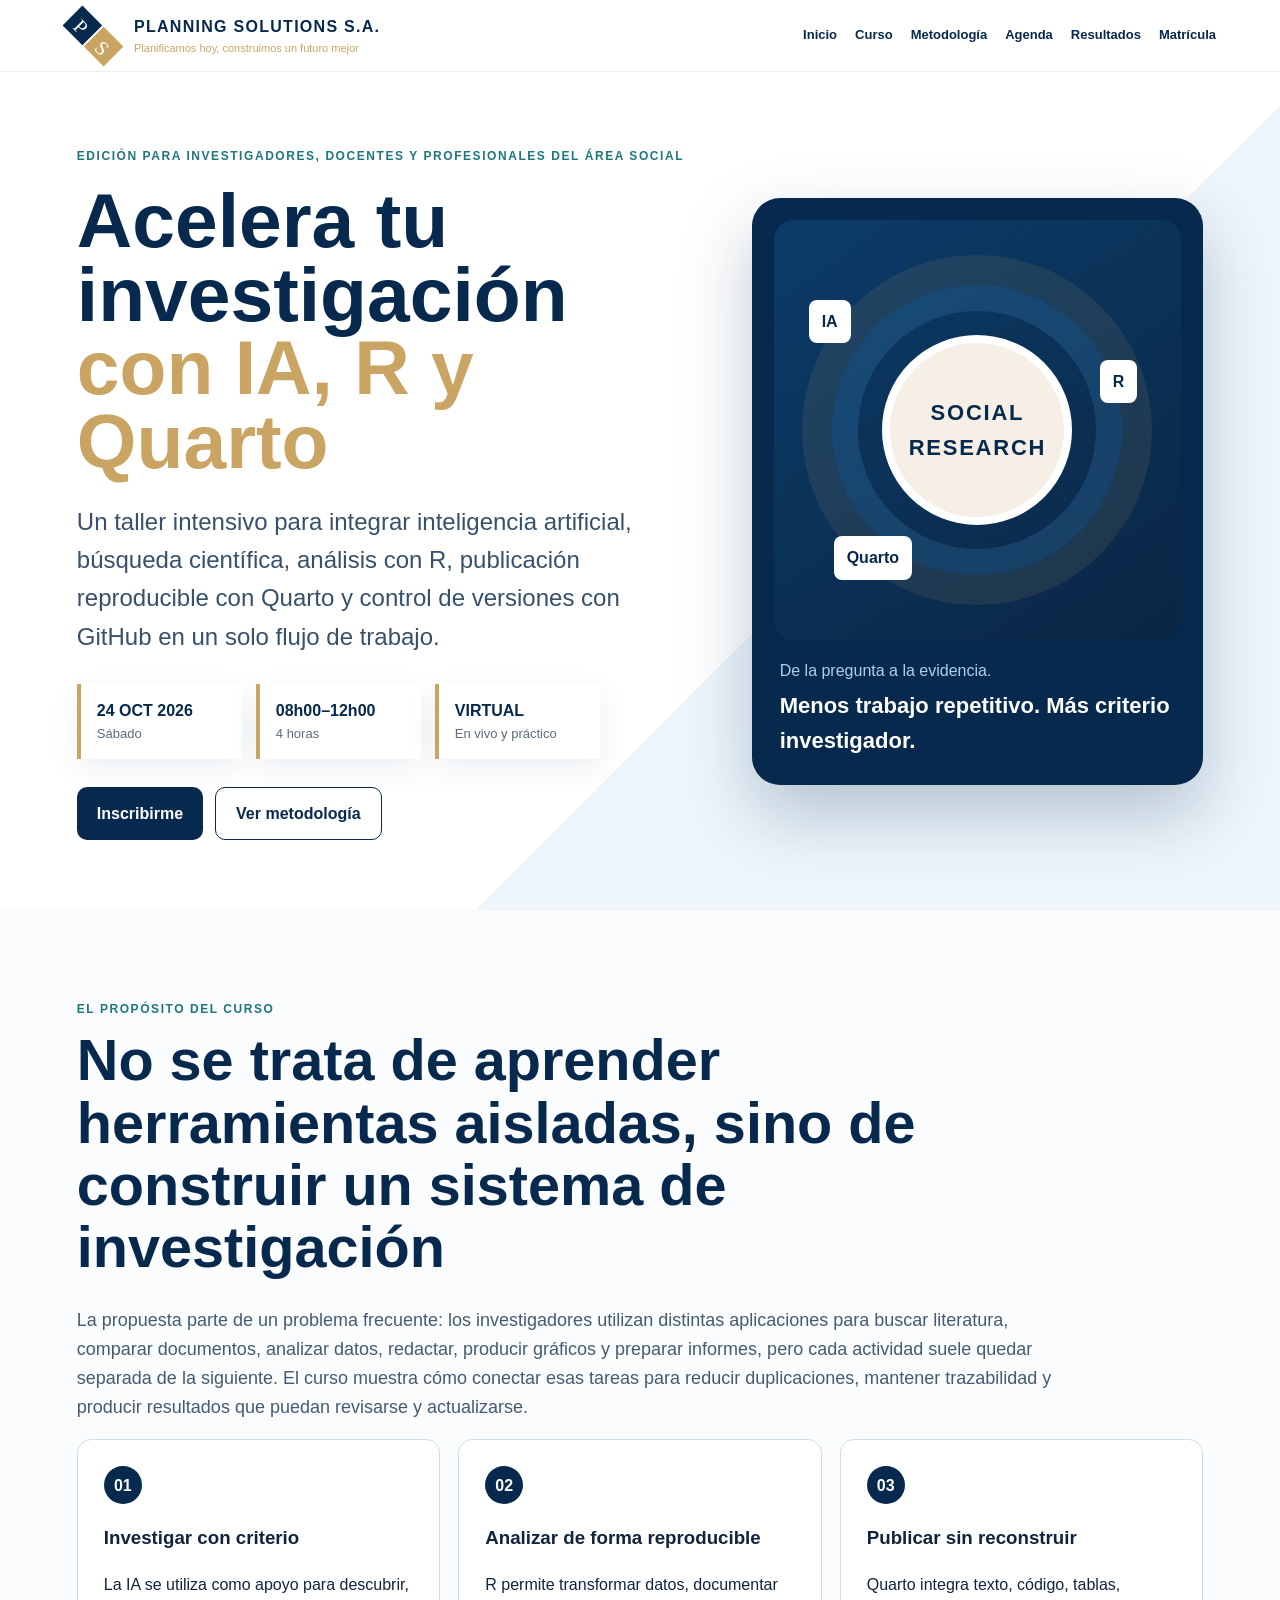
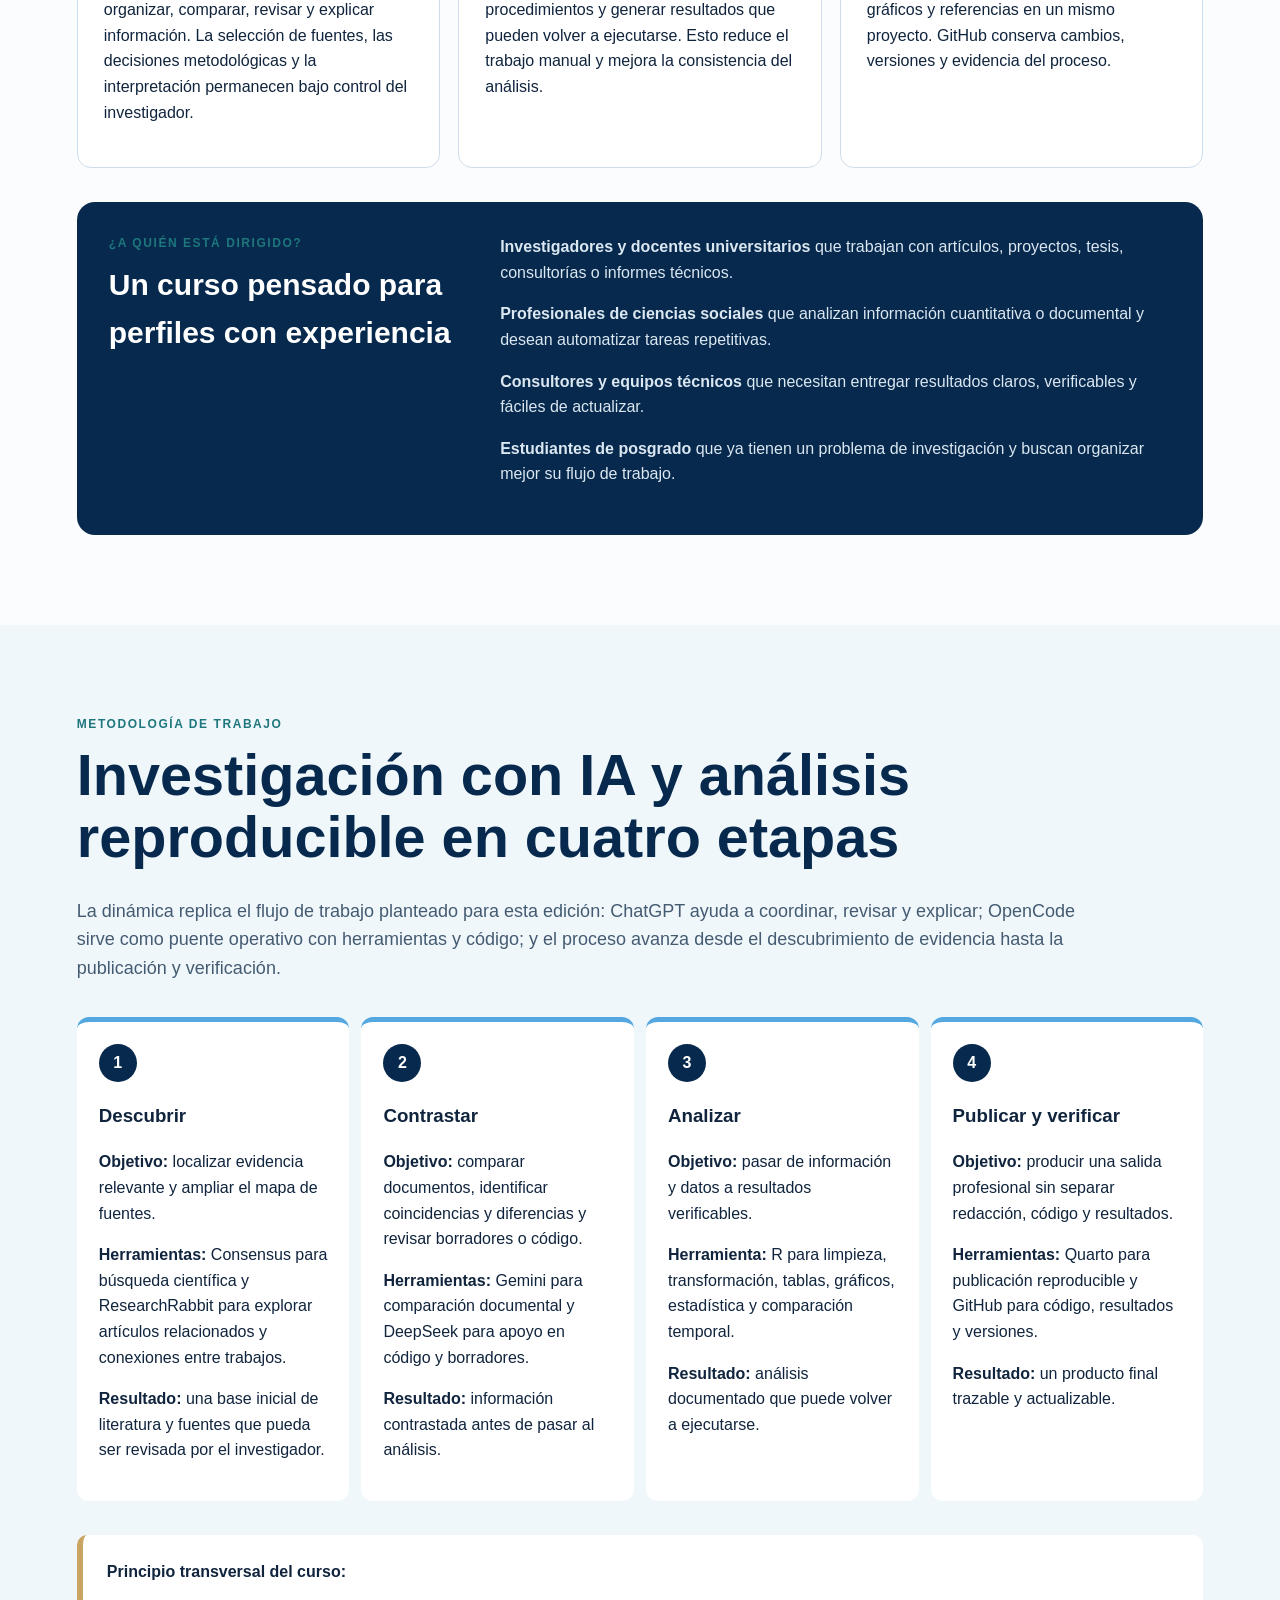
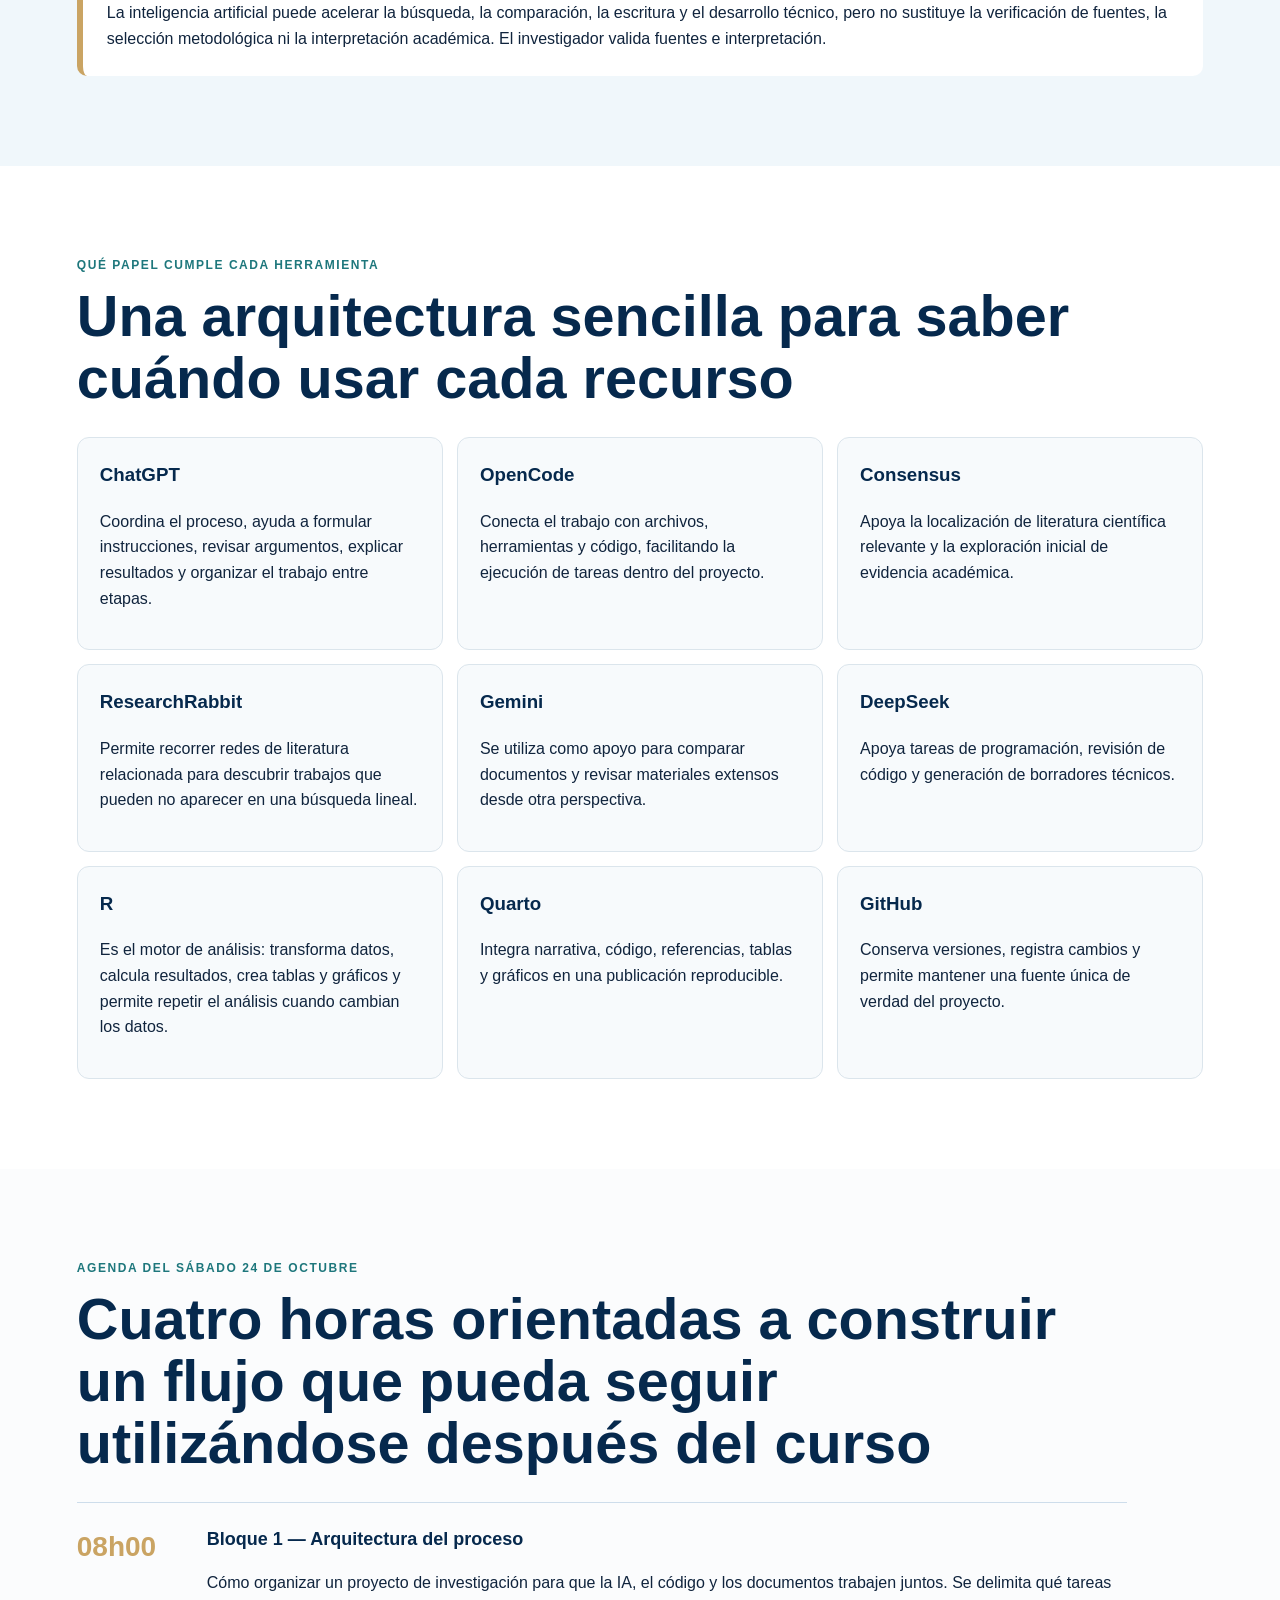
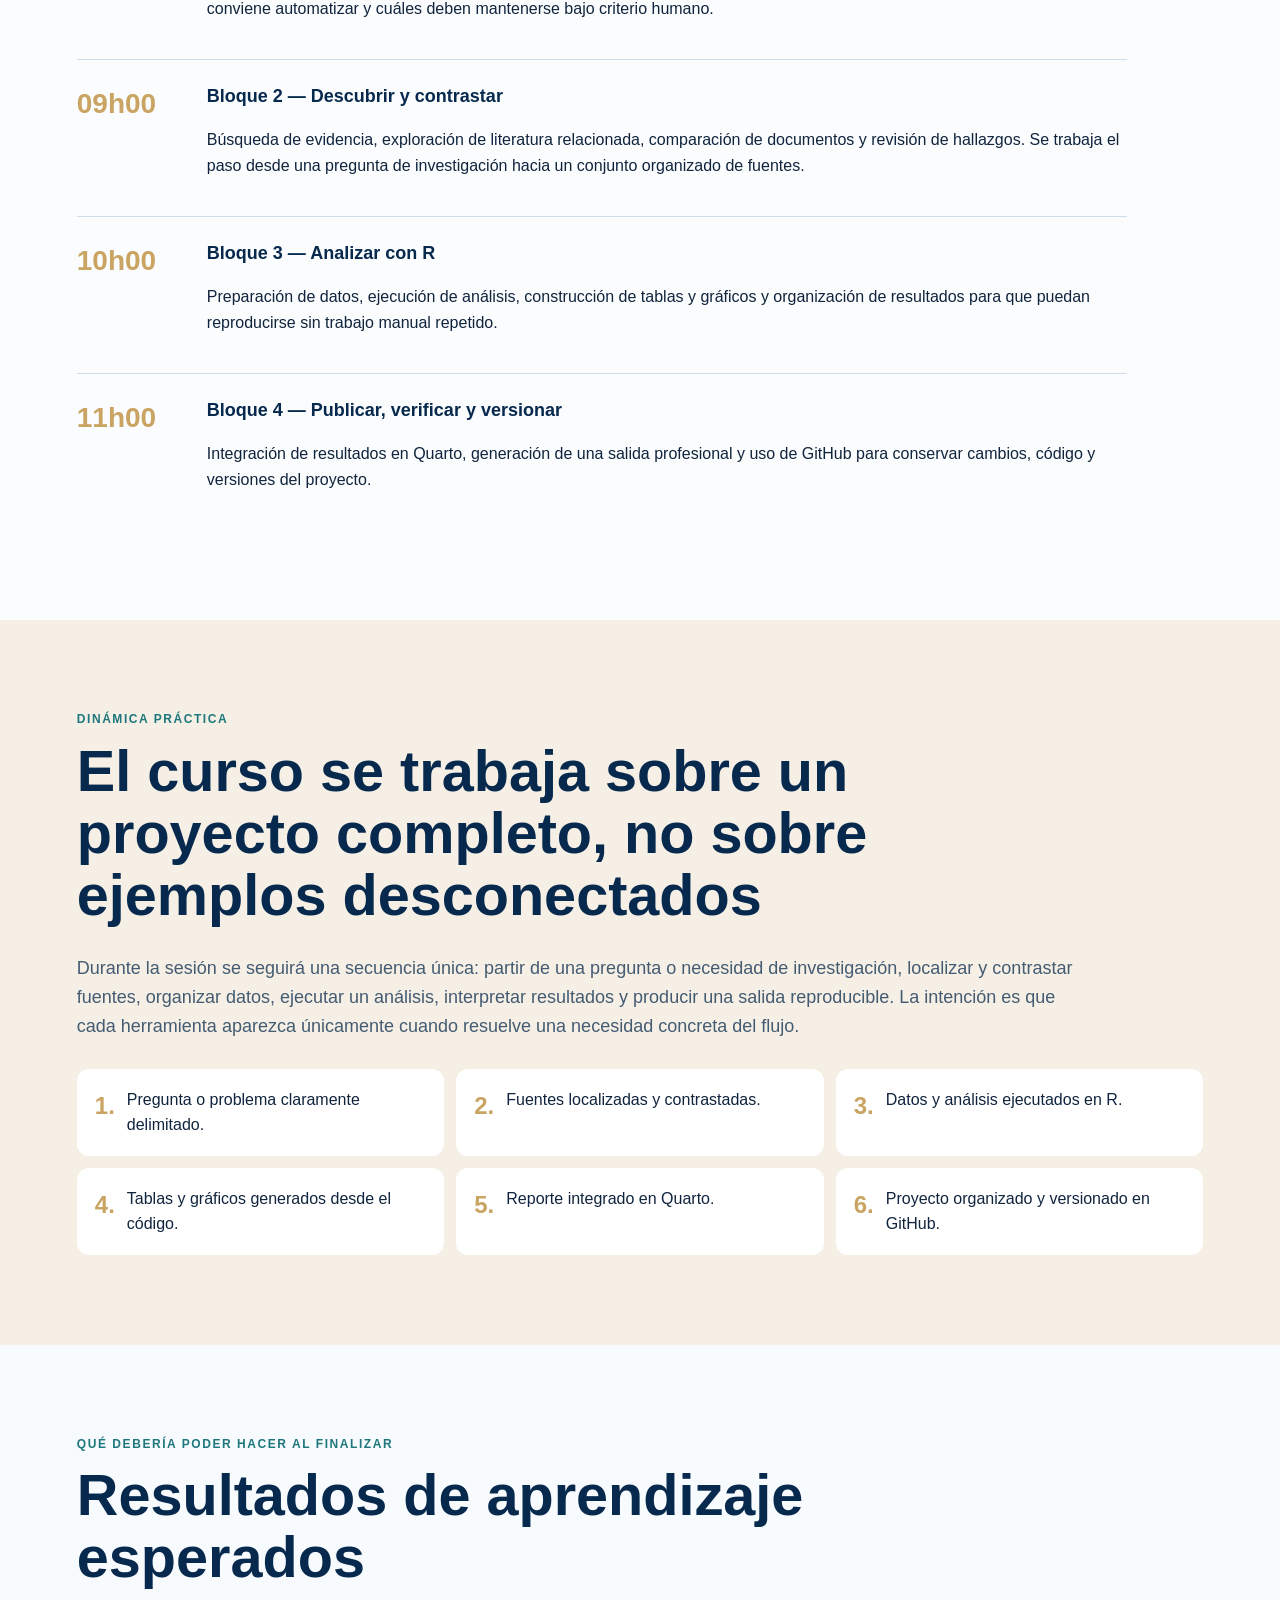
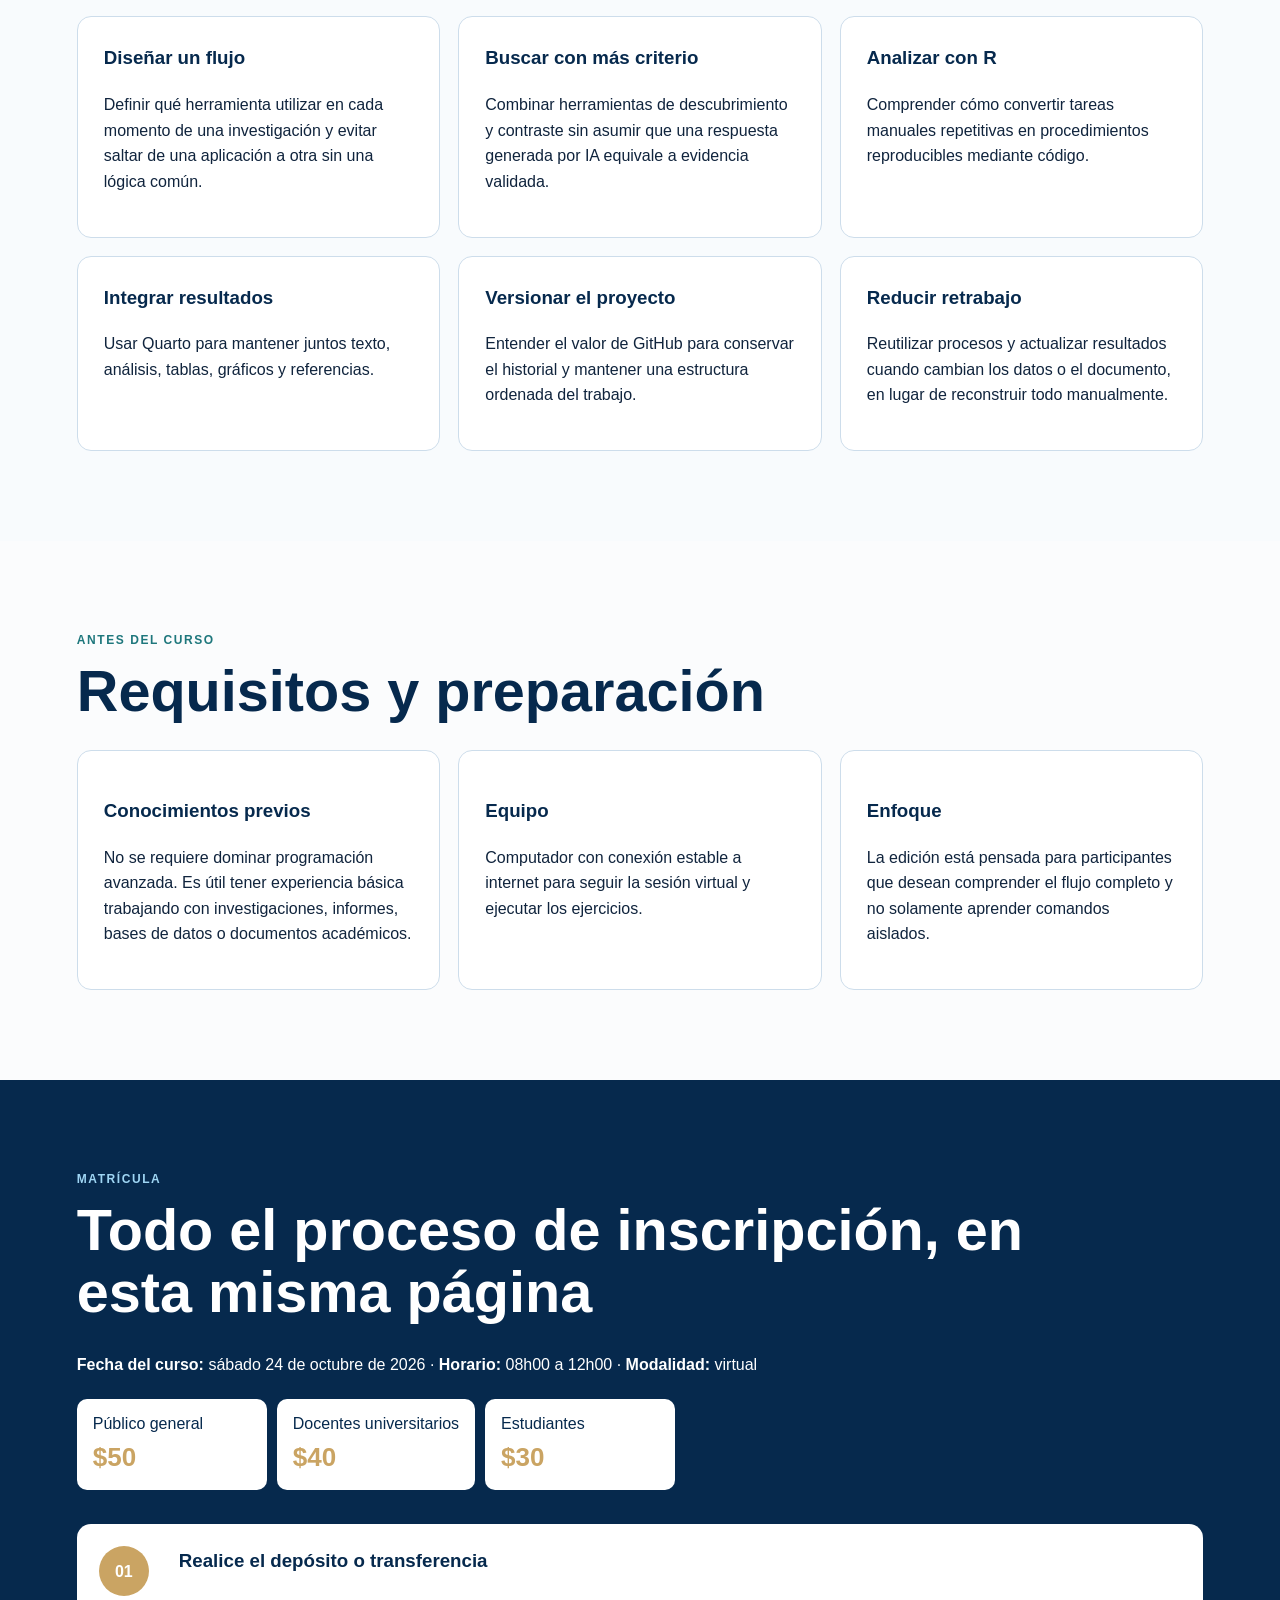
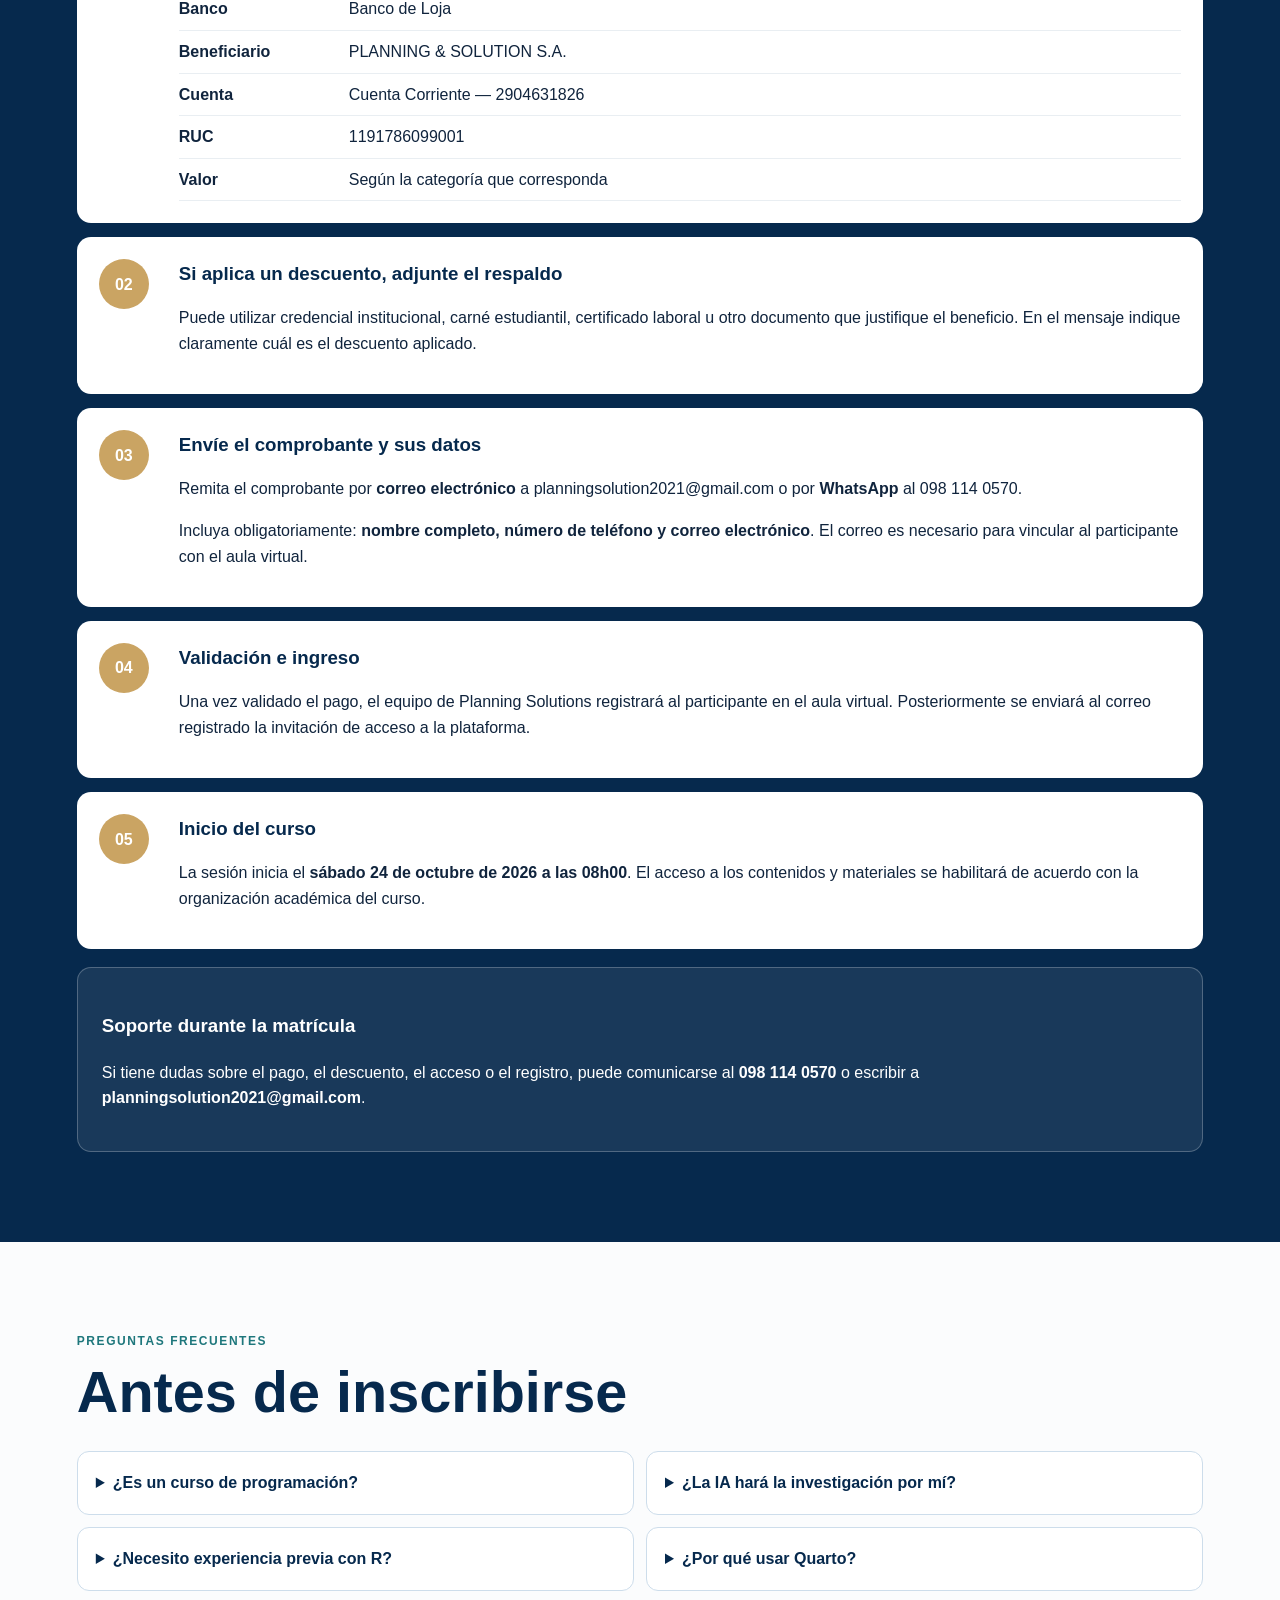
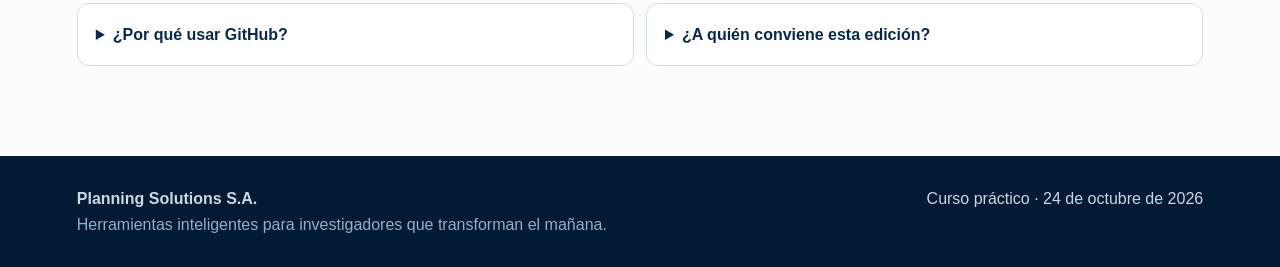
<file: index.html>
<!doctype html>
<html lang="es">
<head>
  <meta charset="utf-8" />
  <meta name="viewport" content="width=device-width, initial-scale=1" />
  <meta name="description" content="Curso práctico Acelera tu investigación con IA, R y Quarto. Edición para investigadores y profesionales del área social. 24 de octubre de 2026." />
  <title>Acelera tu investigación con IA, R y Quarto | Planning Solutions</title>
  <link rel="stylesheet" href="styles.css" />
</head>
<body>
<header class="topbar">
  <div class="brand">
    <div class="brand-mark" aria-hidden="true"><span>P</span><span>S</span></div>
    <div><strong>PLANNING SOLUTIONS S.A.</strong><small>Planificamos hoy, construimos un futuro mejor</small></div>
  </div>
  <button class="nav-toggle" id="navToggle" aria-label="Abrir navegación">☰</button>
  <nav id="nav">
    <a href="#inicio">Inicio</a>
    <a href="#curso">Curso</a>
    <a href="#ruta">Metodología</a>
    <a href="#agenda">Agenda</a>
    <a href="#resultados">Resultados</a>
    <a href="#matricula">Matrícula</a>
  </nav>
</header>

<main>
<section class="hero" id="inicio">
  <div class="hero-copy">
    <span class="eyebrow">EDICIÓN PARA INVESTIGADORES, DOCENTES Y PROFESIONALES DEL ÁREA SOCIAL</span>
    <h1>Acelera tu investigación<br><span>con IA, R y Quarto</span></h1>
    <p class="lead">Un taller intensivo para integrar inteligencia artificial, búsqueda científica, análisis con R, publicación reproducible con Quarto y control de versiones con GitHub en un solo flujo de trabajo.</p>
    <div class="hero-meta">
      <div><b>24 OCT 2026</b><span>Sábado</span></div>
      <div><b>08h00–12h00</b><span>4 horas</span></div>
      <div><b>VIRTUAL</b><span>En vivo y práctico</span></div>
    </div>
    <div class="actions">
      <a class="btn primary" href="#matricula">Inscribirme</a>
      <a class="btn secondary" href="#ruta">Ver metodología</a>
    </div>
  </div>
  <div class="hero-card">
    <div class="researcher-art" aria-label="Investigación social con inteligencia artificial">
      <div class="rings"></div>
      <div class="avatar">SOCIAL<br>RESEARCH</div>
      <div class="tag t1">IA</div><div class="tag t2">R</div><div class="tag t3">Quarto</div>
    </div>
    <div class="hero-card-copy">
      <p>De la pregunta a la evidencia.</p>
      <strong>Menos trabajo repetitivo. Más criterio investigador.</strong>
    </div>
  </div>
</section>

<section class="section" id="curso">
  <div class="section-kicker">EL PROPÓSITO DEL CURSO</div>
  <h2>No se trata de aprender herramientas aisladas, sino de construir un sistema de investigación</h2>
  <p class="section-lead">La propuesta parte de un problema frecuente: los investigadores utilizan distintas aplicaciones para buscar literatura, comparar documentos, analizar datos, redactar, producir gráficos y preparar informes, pero cada actividad suele quedar separada de la siguiente. El curso muestra cómo conectar esas tareas para reducir duplicaciones, mantener trazabilidad y producir resultados que puedan revisarse y actualizarse.</p>

  <div class="grid-3">
    <article><span>01</span><h3>Investigar con criterio</h3><p>La IA se utiliza como apoyo para descubrir, organizar, comparar, revisar y explicar información. La selección de fuentes, las decisiones metodológicas y la interpretación permanecen bajo control del investigador.</p></article>
    <article><span>02</span><h3>Analizar de forma reproducible</h3><p>R permite transformar datos, documentar procedimientos y generar resultados que pueden volver a ejecutarse. Esto reduce el trabajo manual y mejora la consistencia del análisis.</p></article>
    <article><span>03</span><h3>Publicar sin reconstruir</h3><p>Quarto integra texto, código, tablas, gráficos y referencias en un mismo proyecto. GitHub conserva cambios, versiones y evidencia del proceso.</p></article>
  </div>

  <div class="audience-panel">
    <div>
      <div class="section-kicker">¿A QUIÉN ESTÁ DIRIGIDO?</div>
      <h3>Un curso pensado para perfiles con experiencia</h3>
    </div>
    <div class="audience-list">
      <p><b>Investigadores y docentes universitarios</b> que trabajan con artículos, proyectos, tesis, consultorías o informes técnicos.</p>
      <p><b>Profesionales de ciencias sociales</b> que analizan información cuantitativa o documental y desean automatizar tareas repetitivas.</p>
      <p><b>Consultores y equipos técnicos</b> que necesitan entregar resultados claros, verificables y fáciles de actualizar.</p>
      <p><b>Estudiantes de posgrado</b> que ya tienen un problema de investigación y buscan organizar mejor su flujo de trabajo.</p>
    </div>
  </div>
</section>

<section class="section workflow" id="ruta">
  <div class="section-kicker">METODOLOGÍA DE TRABAJO</div>
  <h2>Investigación con IA y análisis reproducible en cuatro etapas</h2>
  <p class="section-lead">La dinámica replica el flujo de trabajo planteado para esta edición: ChatGPT ayuda a coordinar, revisar y explicar; OpenCode sirve como puente operativo con herramientas y código; y el proceso avanza desde el descubrimiento de evidencia hasta la publicación y verificación.</p>

  <div class="workflow-grid">
    <article class="step">
      <div class="num">1</div><h3>Descubrir</h3>
      <p><b>Objetivo:</b> localizar evidencia relevante y ampliar el mapa de fuentes.</p>
      <p><b>Herramientas:</b> Consensus para búsqueda científica y ResearchRabbit para explorar artículos relacionados y conexiones entre trabajos.</p>
      <p><b>Resultado:</b> una base inicial de literatura y fuentes que pueda ser revisada por el investigador.</p>
    </article>
    <article class="step">
      <div class="num">2</div><h3>Contrastar</h3>
      <p><b>Objetivo:</b> comparar documentos, identificar coincidencias y diferencias y revisar borradores o código.</p>
      <p><b>Herramientas:</b> Gemini para comparación documental y DeepSeek para apoyo en código y borradores.</p>
      <p><b>Resultado:</b> información contrastada antes de pasar al análisis.</p>
    </article>
    <article class="step">
      <div class="num">3</div><h3>Analizar</h3>
      <p><b>Objetivo:</b> pasar de información y datos a resultados verificables.</p>
      <p><b>Herramienta:</b> R para limpieza, transformación, tablas, gráficos, estadística y comparación temporal.</p>
      <p><b>Resultado:</b> análisis documentado que puede volver a ejecutarse.</p>
    </article>
    <article class="step">
      <div class="num">4</div><h3>Publicar y verificar</h3>
      <p><b>Objetivo:</b> producir una salida profesional sin separar redacción, código y resultados.</p>
      <p><b>Herramientas:</b> Quarto para publicación reproducible y GitHub para código, resultados y versiones.</p>
      <p><b>Resultado:</b> un producto final trazable y actualizable.</p>
    </article>
  </div>

  <div class="principle">
    <b>Principio transversal del curso:</b>
    <p>La inteligencia artificial puede acelerar la búsqueda, la comparación, la escritura y el desarrollo técnico, pero no sustituye la verificación de fuentes, la selección metodológica ni la interpretación académica. El investigador valida fuentes e interpretación.</p>
  </div>
</section>

<section class="section tools">
  <div class="section-kicker">QUÉ PAPEL CUMPLE CADA HERRAMIENTA</div>
  <h2>Una arquitectura sencilla para saber cuándo usar cada recurso</h2>
  <div class="tool-grid">
    <article><h3>ChatGPT</h3><p>Coordina el proceso, ayuda a formular instrucciones, revisar argumentos, explicar resultados y organizar el trabajo entre etapas.</p></article>
    <article><h3>OpenCode</h3><p>Conecta el trabajo con archivos, herramientas y código, facilitando la ejecución de tareas dentro del proyecto.</p></article>
    <article><h3>Consensus</h3><p>Apoya la localización de literatura científica relevante y la exploración inicial de evidencia académica.</p></article>
    <article><h3>ResearchRabbit</h3><p>Permite recorrer redes de literatura relacionada para descubrir trabajos que pueden no aparecer en una búsqueda lineal.</p></article>
    <article><h3>Gemini</h3><p>Se utiliza como apoyo para comparar documentos y revisar materiales extensos desde otra perspectiva.</p></article>
    <article><h3>DeepSeek</h3><p>Apoya tareas de programación, revisión de código y generación de borradores técnicos.</p></article>
    <article><h3>R</h3><p>Es el motor de análisis: transforma datos, calcula resultados, crea tablas y gráficos y permite repetir el análisis cuando cambian los datos.</p></article>
    <article><h3>Quarto</h3><p>Integra narrativa, código, referencias, tablas y gráficos en una publicación reproducible.</p></article>
    <article><h3>GitHub</h3><p>Conserva versiones, registra cambios y permite mantener una fuente única de verdad del proyecto.</p></article>
  </div>
</section>

<section class="section agenda" id="agenda">
  <div class="section-kicker">AGENDA DEL SÁBADO 24 DE OCTUBRE</div>
  <h2>Cuatro horas orientadas a construir un flujo que pueda seguir utilizándose después del curso</h2>

  <div class="timeline">
    <div><time>08h00</time><section><b>Bloque 1 — Arquitectura del proceso</b><p>Cómo organizar un proyecto de investigación para que la IA, el código y los documentos trabajen juntos. Se delimita qué tareas conviene automatizar y cuáles deben mantenerse bajo criterio humano.</p></section></div>
    <div><time>09h00</time><section><b>Bloque 2 — Descubrir y contrastar</b><p>Búsqueda de evidencia, exploración de literatura relacionada, comparación de documentos y revisión de hallazgos. Se trabaja el paso desde una pregunta de investigación hacia un conjunto organizado de fuentes.</p></section></div>
    <div><time>10h00</time><section><b>Bloque 3 — Analizar con R</b><p>Preparación de datos, ejecución de análisis, construcción de tablas y gráficos y organización de resultados para que puedan reproducirse sin trabajo manual repetido.</p></section></div>
    <div><time>11h00</time><section><b>Bloque 4 — Publicar, verificar y versionar</b><p>Integración de resultados en Quarto, generación de una salida profesional y uso de GitHub para conservar cambios, código y versiones del proyecto.</p></section></div>
  </div>
</section>

<section class="section practice">
  <div class="section-kicker">DINÁMICA PRÁCTICA</div>
  <h2>El curso se trabaja sobre un proyecto completo, no sobre ejemplos desconectados</h2>
  <p class="section-lead">Durante la sesión se seguirá una secuencia única: partir de una pregunta o necesidad de investigación, localizar y contrastar fuentes, organizar datos, ejecutar un análisis, interpretar resultados y producir una salida reproducible. La intención es que cada herramienta aparezca únicamente cuando resuelve una necesidad concreta del flujo.</p>
  <div class="deliverables">
    <div><b>1.</b><span>Pregunta o problema claramente delimitado.</span></div>
    <div><b>2.</b><span>Fuentes localizadas y contrastadas.</span></div>
    <div><b>3.</b><span>Datos y análisis ejecutados en R.</span></div>
    <div><b>4.</b><span>Tablas y gráficos generados desde el código.</span></div>
    <div><b>5.</b><span>Reporte integrado en Quarto.</span></div>
    <div><b>6.</b><span>Proyecto organizado y versionado en GitHub.</span></div>
  </div>
</section>

<section class="section results" id="resultados">
  <div class="section-kicker">QUÉ DEBERÍA PODER HACER AL FINALIZAR</div>
  <h2>Resultados de aprendizaje esperados</h2>
  <div class="results-grid">
    <article><h3>Diseñar un flujo</h3><p>Definir qué herramienta utilizar en cada momento de una investigación y evitar saltar de una aplicación a otra sin una lógica común.</p></article>
    <article><h3>Buscar con más criterio</h3><p>Combinar herramientas de descubrimiento y contraste sin asumir que una respuesta generada por IA equivale a evidencia validada.</p></article>
    <article><h3>Analizar con R</h3><p>Comprender cómo convertir tareas manuales repetitivas en procedimientos reproducibles mediante código.</p></article>
    <article><h3>Integrar resultados</h3><p>Usar Quarto para mantener juntos texto, análisis, tablas, gráficos y referencias.</p></article>
    <article><h3>Versionar el proyecto</h3><p>Entender el valor de GitHub para conservar el historial y mantener una estructura ordenada del trabajo.</p></article>
    <article><h3>Reducir retrabajo</h3><p>Reutilizar procesos y actualizar resultados cuando cambian los datos o el documento, en lugar de reconstruir todo manualmente.</p></article>
  </div>
</section>

<section class="section requirements">
  <div class="section-kicker">ANTES DEL CURSO</div>
  <h2>Requisitos y preparación</h2>
  <div class="requirements-grid">
    <div><h3>Conocimientos previos</h3><p>No se requiere dominar programación avanzada. Es útil tener experiencia básica trabajando con investigaciones, informes, bases de datos o documentos académicos.</p></div>
    <div><h3>Equipo</h3><p>Computador con conexión estable a internet para seguir la sesión virtual y ejecutar los ejercicios.</p></div>
    <div><h3>Enfoque</h3><p>La edición está pensada para participantes que desean comprender el flujo completo y no solamente aprender comandos aislados.</p></div>
  </div>
</section>

<section class="section enrollment" id="matricula">
  <div class="enroll-copy">
    <div class="section-kicker light">MATRÍCULA</div>
    <h2>Todo el proceso de inscripción, en esta misma página</h2>
    <p><b>Fecha del curso:</b> sábado 24 de octubre de 2026 · <b>Horario:</b> 08h00 a 12h00 · <b>Modalidad:</b> virtual</p>

    <div class="prices">
      <div><span>Público general</span><b>$50</b></div>
      <div><span>Docentes universitarios</span><b>$40</b></div>
      <div><span>Estudiantes</span><b>$30</b></div>
    </div>

    <div class="enrollment-steps">
      <article>
        <div class="enroll-num">01</div>
        <div><h3>Realice el depósito o transferencia</h3>
        <dl>
          <div><dt>Banco</dt><dd>Banco de Loja</dd></div>
          <div><dt>Beneficiario</dt><dd>PLANNING &amp; SOLUTION S.A.</dd></div>
          <div><dt>Cuenta</dt><dd>Cuenta Corriente — 2904631826</dd></div>
          <div><dt>RUC</dt><dd>1191786099001</dd></div>
          <div><dt>Valor</dt><dd>Según la categoría que corresponda</dd></div>
        </dl></div>
      </article>

      <article>
        <div class="enroll-num">02</div>
        <div><h3>Si aplica un descuento, adjunte el respaldo</h3>
        <p>Puede utilizar credencial institucional, carné estudiantil, certificado laboral u otro documento que justifique el beneficio. En el mensaje indique claramente cuál es el descuento aplicado.</p></div>
      </article>

      <article>
        <div class="enroll-num">03</div>
        <div><h3>Envíe el comprobante y sus datos</h3>
        <p>Remita el comprobante por <b>correo electrónico</b> a planningsolution2021@gmail.com o por <b>WhatsApp</b> al 098 114 0570.</p>
        <p>Incluya obligatoriamente: <b>nombre completo, número de teléfono y correo electrónico</b>. El correo es necesario para vincular al participante con el aula virtual.</p></div>
      </article>

      <article>
        <div class="enroll-num">04</div>
        <div><h3>Validación e ingreso</h3>
        <p>Una vez validado el pago, el equipo de Planning Solutions registrará al participante en el aula virtual. Posteriormente se enviará al correo registrado la invitación de acceso a la plataforma.</p></div>
      </article>

      <article>
        <div class="enroll-num">05</div>
        <div><h3>Inicio del curso</h3>
        <p>La sesión inicia el <b>sábado 24 de octubre de 2026 a las 08h00</b>. El acceso a los contenidos y materiales se habilitará de acuerdo con la organización académica del curso.</p></div>
      </article>
    </div>

    <div class="support-box">
      <h3>Soporte durante la matrícula</h3>
      <p>Si tiene dudas sobre el pago, el descuento, el acceso o el registro, puede comunicarse al <b>098 114 0570</b> o escribir a <b>planningsolution2021@gmail.com</b>.</p>
    </div>
  </div>
</section>

<section class="section faq">
  <div class="section-kicker">PREGUNTAS FRECUENTES</div>
  <h2>Antes de inscribirse</h2>
  <div class="faq-grid">
    <details><summary>¿Es un curso de programación?</summary><p>No exclusivamente. R forma parte del flujo, pero el objetivo principal es integrar investigación, IA, análisis reproducible, publicación y control de versiones.</p></details>
    <details><summary>¿La IA hará la investigación por mí?</summary><p>No. La IA se utiliza como apoyo para acelerar tareas y revisar información. La validación de fuentes, las decisiones metodológicas y la interpretación siguen siendo responsabilidad del investigador.</p></details>
    <details><summary>¿Necesito experiencia previa con R?</summary><p>No se plantea como requisito dominar R de manera avanzada. El curso muestra su papel dentro del flujo completo y desarrolla ejercicios guiados.</p></details>
    <details><summary>¿Por qué usar Quarto?</summary><p>Porque permite unir texto, código, resultados, tablas y gráficos en un mismo proyecto y volver a generar el documento cuando cambian los datos o el análisis.</p></details>
    <details><summary>¿Por qué usar GitHub?</summary><p>Porque ayuda a conservar versiones, registrar cambios y mantener organizado el proyecto como una fuente única de verdad.</p></details>
    <details><summary>¿A quién conviene esta edición?</summary><p>Especialmente a investigadores, docentes, consultores, profesionales de ciencias sociales y estudiantes de posgrado que ya trabajan con proyectos reales y quieren hacerlos más eficientes y reproducibles.</p></details>
  </div>
</section>
</main>

<footer>
  <div><b>Planning Solutions S.A.</b><span>Herramientas inteligentes para investigadores que transforman el mañana.</span></div>
  <div>Curso práctico · 24 de octubre de 2026</div>
</footer>
<script src="script.js"></script>
</body>
</html>
</file>
<file: styles.css>
:root{--navy:#06294d;--navy2:#0a3b67;--blue:#54a7df;--sky:#dcedf9;--gold:#caa463;--cream:#f5efe5;--ink:#10243d;--muted:#5b6b7d;--white:#fff;--line:#cdddeb;--teal:#1e777c}
*{box-sizing:border-box}html{scroll-behavior:smooth}body{margin:0;font-family:Inter,Segoe UI,Arial,sans-serif;color:var(--ink);background:#fbfcfd;line-height:1.6}.topbar{position:sticky;top:0;z-index:20;display:flex;align-items:center;justify-content:space-between;padding:14px clamp(20px,5vw,70px);background:rgba(255,255,255,.96);backdrop-filter:blur(12px);border-bottom:1px solid #e7edf3}.brand{display:flex;align-items:center;gap:12px}.brand-mark{display:grid;grid-template-columns:28px 28px;gap:2px;transform:rotate(45deg)}.brand-mark span{height:28px;display:grid;place-items:center;color:#fff;background:var(--navy);font-family:Georgia,serif;font-size:20px}.brand-mark span:nth-child(2){background:var(--gold)}.brand strong{display:block;letter-spacing:.08em;color:var(--navy)}.brand small{display:block;color:var(--gold);font-size:11px}.topbar nav{display:flex;gap:18px;align-items:center}.topbar nav a{color:var(--navy);text-decoration:none;font-weight:700;font-size:13px}.nav-toggle{display:none;border:0;background:none;font-size:26px;color:var(--navy)}
.hero{min-height:88vh;display:grid;grid-template-columns:1.15fr .85fr;align-items:center;gap:5vw;padding:70px clamp(24px,6vw,90px);background:linear-gradient(135deg,#fff 0 62%,#eef6fc 62% 100%);position:relative;overflow:hidden}.eyebrow,.section-kicker{font-weight:800;letter-spacing:.13em;font-size:12px;color:var(--teal)}.section-kicker.light{color:#9fd6f4}h1{font-size:clamp(44px,6vw,86px);line-height:.96;margin:16px 0 24px;color:var(--navy);max-width:850px}h1 span{color:var(--gold)}.lead{font-size:clamp(18px,2vw,24px);max-width:760px;color:#38516b}.hero-meta{display:flex;gap:14px;flex-wrap:wrap;margin:28px 0}.hero-meta div{min-width:165px;padding:14px 16px;border-left:4px solid var(--gold);background:#fff;box-shadow:0 10px 30px rgba(10,59,103,.08)}.hero-meta b,.hero-meta span{display:block}.hero-meta b{color:var(--navy);font-size:16px}.hero-meta span{font-size:13px;color:var(--muted)}.actions{display:flex;gap:12px;flex-wrap:wrap}.btn{display:inline-flex;align-items:center;justify-content:center;padding:13px 20px;border-radius:10px;text-decoration:none;font-weight:800}.primary{background:var(--navy);color:#fff}.secondary{border:1px solid var(--navy);color:var(--navy);background:#fff}.hero-card{background:var(--navy);border-radius:28px;padding:22px;color:white;box-shadow:0 30px 70px rgba(6,41,77,.25)}.researcher-art{height:420px;border-radius:20px;background:linear-gradient(145deg,#0b3c69,#0b2644);position:relative;overflow:hidden;display:grid;place-items:center}.rings{position:absolute;width:290px;height:290px;border-radius:50%;border:26px solid rgba(84,167,223,.17);box-shadow:0 0 0 30px rgba(202,164,99,.10)}.avatar{z-index:2;width:190px;height:190px;border-radius:50%;display:grid;place-items:center;text-align:center;background:var(--cream);color:var(--navy);font-weight:900;letter-spacing:.08em;font-size:22px;border:8px solid #fff}.tag{position:absolute;z-index:3;background:#fff;color:var(--navy);font-weight:900;border-radius:8px;padding:9px 13px}.t1{left:35px;top:80px}.t2{right:44px;top:140px}.t3{left:60px;bottom:60px}.hero-card-copy{padding:18px 6px 4px}.hero-card-copy p{margin:0;color:#a8d2ef}.hero-card-copy strong{font-size:22px;display:block;margin-top:5px}
.section{padding:90px clamp(24px,6vw,90px)}.section h2{font-size:clamp(34px,4.5vw,58px);line-height:1.08;color:var(--navy);max-width:1000px;margin:10px 0 28px}.section-lead{max-width:1000px;font-size:18px;color:#445b72}.grid-3,.results-grid,.requirements-grid{display:grid;grid-template-columns:repeat(3,1fr);gap:18px}.grid-3 article,.results-grid article,.requirements-grid>div{padding:26px;border:1px solid var(--line);background:#fff;border-radius:14px}.grid-3 article>span{display:inline-grid;place-items:center;width:38px;height:38px;border-radius:50%;background:var(--navy);color:#fff;font-weight:800}.audience-panel{margin-top:34px;display:grid;grid-template-columns:.7fr 1.3fr;gap:30px;background:var(--navy);color:#fff;border-radius:18px;padding:32px}.audience-panel h3{font-size:30px;margin:8px 0}.audience-list p{margin:0 0 16px;color:#dbe7f1}
.workflow{background:#f0f7fb}.workflow-grid{display:grid;grid-template-columns:repeat(4,1fr);gap:12px;margin:34px 0}.step{background:#fff;border-top:5px solid var(--blue);padding:22px;border-radius:12px}.step .num{width:38px;height:38px;border-radius:50%;display:grid;place-items:center;background:var(--navy);color:#fff;font-weight:900}.principle{margin-top:24px;padding:24px;border-left:6px solid var(--gold);background:#fff;border-radius:10px}.principle p{margin-bottom:0}
.tools{background:#fff}.tool-grid{display:grid;grid-template-columns:repeat(3,1fr);gap:14px}.tool-grid article{padding:22px;border-radius:12px;background:#f7fafc;border:1px solid #dbe5ec}.tool-grid h3{margin-top:0;color:var(--navy)}
.timeline{display:grid;gap:0;max-width:1050px}.timeline>div{display:grid;grid-template-columns:130px 1fr;border-top:1px solid var(--line);padding:22px 0}.timeline time{font-size:28px;font-weight:900;color:var(--gold)}.timeline section b{font-size:18px;color:var(--navy)}
.practice{background:var(--cream)}.deliverables{display:grid;grid-template-columns:repeat(3,1fr);gap:12px;margin-top:28px}.deliverables div{display:flex;gap:12px;align-items:flex-start;background:#fff;padding:18px;border-radius:12px}.deliverables b{color:var(--gold);font-size:24px}.results{background:#f8fbfd}.results-grid h3{margin-top:0;color:var(--navy)}.requirements-grid h3{color:var(--navy)}
.enrollment{background:var(--navy);color:#fff}.enrollment h2{color:#fff}.prices{display:flex;gap:10px;flex-wrap:wrap;margin:22px 0 34px}.prices div{background:#fff;color:var(--navy);padding:12px 16px;border-radius:10px;min-width:190px}.prices span,.prices b{display:block}.prices b{font-size:26px;color:var(--gold)}.enrollment-steps{display:grid;gap:14px}.enrollment-steps article{display:grid;grid-template-columns:64px 1fr;gap:16px;background:#fff;color:var(--ink);border-radius:14px;padding:22px}.enroll-num{width:50px;height:50px;border-radius:50%;background:var(--gold);display:grid;place-items:center;color:#fff;font-weight:900}.enrollment-steps h3{margin:0 0 8px;color:var(--navy)}dl{margin:12px 0 0}dl>div{display:grid;grid-template-columns:160px 1fr;gap:10px;padding:8px 0;border-bottom:1px solid #e9eef2}dt{font-weight:800}dd{margin:0}.support-box{margin-top:18px;padding:24px;border:1px solid rgba(255,255,255,.24);border-radius:14px;background:rgba(255,255,255,.08)}
.faq-grid{display:grid;grid-template-columns:1fr 1fr;gap:12px}.faq-grid details{background:#fff;border:1px solid var(--line);border-radius:12px;padding:18px}.faq-grid summary{cursor:pointer;font-weight:800;color:var(--navy)}.faq-grid p{margin-bottom:0;color:#4b6177}
footer{display:flex;justify-content:space-between;gap:20px;padding:30px clamp(24px,6vw,90px);background:#031b32;color:#c9d8e5}footer span{display:block;color:#8fb0c8}
@media(max-width:1000px){.topbar nav{display:none;position:absolute;left:0;right:0;top:74px;background:white;padding:20px;flex-direction:column}.topbar nav.open{display:flex}.nav-toggle{display:block}.hero{grid-template-columns:1fr}.workflow-grid{grid-template-columns:1fr 1fr}.tool-grid{grid-template-columns:1fr 1fr}}
@media(max-width:760px){.grid-3,.results-grid,.requirements-grid,.deliverables,.faq-grid,.tool-grid{grid-template-columns:1fr}.audience-panel{grid-template-columns:1fr}.workflow-grid{grid-template-columns:1fr}.timeline>div{grid-template-columns:90px 1fr}.enrollment-steps article{grid-template-columns:50px 1fr}dl>div{grid-template-columns:1fr}.hero{padding:40px 20px}.section{padding:70px 20px}footer{flex-direction:column}}
</file>
